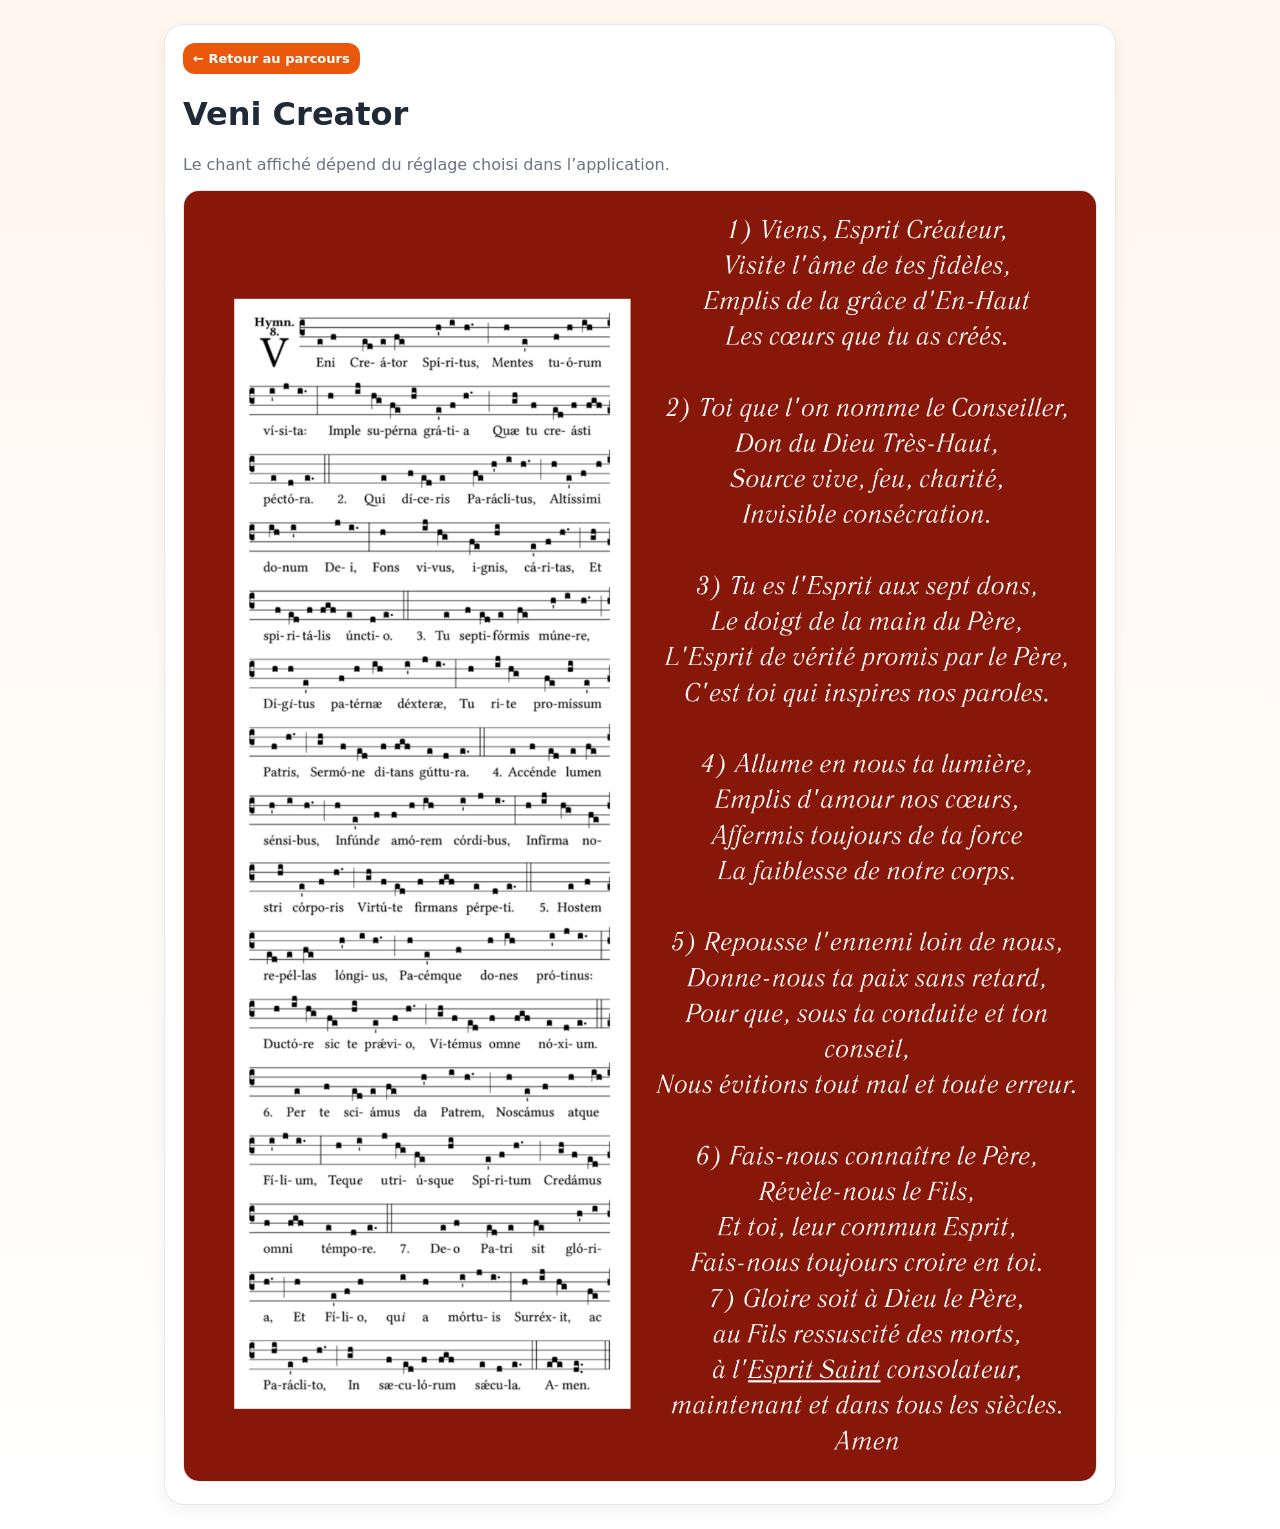
<file: chant.html>
<!DOCTYPE html><html lang="fr"><head><meta charset="UTF-8" /><meta name="viewport" content="width=device-width, initial-scale=1.0" /><title>Chant d'invocation</title><link rel="stylesheet" href="style.css" /></head><body><main class="chant-page"><div class="chant-card"><div class="nav"><a id="backToParcours" class="inline-link" href="index.html">← Retour au parcours</a></div><h1 id="chantTitle">Chant</h1><p class="muted">Le chant affiché dépend du réglage choisi dans l’application.</p><img id="chantImage" class="chant-image" src="" alt="Chant d'invocation" /></div></main><script src="spiritusContent.js"></script>
<script>
(function(){
  const STORAGE_KEY = "spiritus-static-v5";
  const INVOCATION_KEY = "spiritus-default-invocation";
  const INVOCATIONS = ["Veni Creator","Viens Esprit de sainteté","Esprit de Lumière"];
  const params = new URLSearchParams(window.location.search);
  let chant = params.get("chant");
  try{
    if(!chant){
      const raw = localStorage.getItem(STORAGE_KEY);
      if(raw){
        const parsed = JSON.parse(raw);
        const stateChant = parsed && parsed.settings ? parsed.settings.defaultInvocation : null;
        if(stateChant && INVOCATIONS.includes(stateChant)) chant = stateChant;
      }
    }
    if(!chant || !INVOCATIONS.includes(chant)) chant = "Veni Creator";
    localStorage.setItem(INVOCATION_KEY, chant);
    const raw = localStorage.getItem(STORAGE_KEY);
    const parsed = raw ? JSON.parse(raw) : {};
    parsed.settings = parsed.settings || {};
    parsed.settings.defaultInvocation = chant;
    localStorage.setItem(STORAGE_KEY, JSON.stringify(parsed));
  }catch(e){
    if(!chant || !INVOCATIONS.includes(chant)) chant = "Veni Creator";
  }
  const data = window.SPIRITUS_CHANTS[chant] || window.SPIRITUS_CHANTS["Veni Creator"];
  document.getElementById("chantTitle").textContent = data.title;
  document.getElementById("chantImage").src = data.file;
  document.getElementById("chantImage").alt = data.title;
  const back = document.getElementById("backToParcours");
  if(back){
    back.addEventListener("click", function(e){
      e.preventDefault();
      if(window.history.length > 1){
        window.history.back();
      }else{
        window.location.href = "index.html";
      }
    });
  }
})();
</script></body></html>
</file>
<file: style.css>
:root{--ink:#1f2937;--muted:#6b7280;--line:#e5e7eb;--brand:#8a2f0a;--brand-2:#ea580c;--soft:#ffedd5;--ok:#166534;--ok-bg:#dcfce7;--warn:#92400e;--warn-bg:#fef3c7}
*{box-sizing:border-box}html{scroll-behavior:smooth}
body{margin:0;font-family:Inter,ui-sans-serif,system-ui,-apple-system,BlinkMacSystemFont,"Segoe UI",sans-serif;color:var(--ink);background:linear-gradient(180deg,#fff7ed 0%,#ffffff 100%)}
.hero{background:linear-gradient(135deg,#7c2d12 0%,#c2410c 55%,#f59e0b 100%);color:#fff;padding:28px 20px}
.hero-inner,.page{max-width:1160px;margin:0 auto}.hero-inner{display:grid;grid-template-columns:1.1fr .9fr;gap:24px;align-items:center}
.hero-copy h1{margin:12px 0 10px;font-size:clamp(30px,5vw,48px);line-height:1.05}.hero-copy p{margin:0;max-width:760px;opacity:.95}
.hero-image{width:100%;max-height:320px;object-fit:cover;border-radius:26px;border:1px solid rgba(255,255,255,.2);box-shadow:0 10px 25px rgba(0,0,0,.18);background:rgba(255,255,255,.1)}
.hero-actions{margin-top:14px}.page{padding:20px}.layout{display:grid;grid-template-columns:1.3fr .7fr;gap:20px}
@media (max-width:980px){.hero-inner{grid-template-columns:1fr}.layout{grid-template-columns:1fr}.hero-image{max-height:none}}
.card{background:#fff;border:1px solid var(--line);border-radius:20px;box-shadow:0 6px 18px rgba(15,23,42,.05);padding:18px;margin-bottom:18px}
h2{margin:0;font-size:30px}.stats{display:grid;gap:14px}.stat strong{display:block;font-size:28px;margin-top:8px}.label{font-size:13px;color:var(--muted)}
.topbar{display:flex;gap:10px;flex-wrap:wrap;align-items:center;justify-content:space-between}.nav{display:flex;gap:10px;flex-wrap:wrap}
button,.inline-link{border:none;background:var(--brand-2);color:#fff;padding:10px 14px;border-radius:12px;cursor:pointer;font-weight:600;text-decoration:none;display:inline-block}
button.secondary{background:#fff;color:var(--brand-2);border:1px solid #fdba74}button.ghost{background:#fff7ed;color:var(--brand);border:1px solid #fed7aa}button.small,.inline-link{padding:8px 10px;font-size:13px}button.full{width:100%}
.badges{display:flex;flex-wrap:wrap;gap:6px}.badge{display:inline-block;padding:6px 10px;border-radius:999px;border:1px solid var(--line);background:#fff;font-size:12px}
.hero-badge{background:rgba(255,255,255,.15);border-color:rgba(255,255,255,.25);color:#fff}.badge.warn{background:var(--warn-bg);color:var(--warn);border-color:#fcd34d}.badge.ok{background:var(--ok-bg);color:var(--ok);border-color:#86efac}
.task{border:1px solid var(--line);border-radius:16px;padding:14px;margin-top:12px;background:#fff}.taskhead{display:flex;gap:14px;align-items:flex-start;justify-content:space-between}
.task-title{font-weight:700}.task p{margin:8px 0 0;color:var(--muted)}.task-actions{margin-top:10px}.grow{flex:1;min-width:0}
.scripture{background:var(--soft);border:1px solid #fed7aa}.reading-excerpt{margin-top:10px}
.scripture-full{white-space:normal;background:#fff;border:1px solid var(--line);border-radius:14px;padding:14px;margin-top:12px;line-height:1.7}
.hidden{display:none!important}
textarea,select,input:not([type="checkbox"]){width:100%;border:1px solid var(--line);border-radius:12px;padding:10px 12px;font:inherit;background:#fff}
input[type="checkbox"]{width:18px;height:18px;min-width:18px;min-height:18px;margin:0}
.two{display:grid;grid-template-columns:1fr 1fr;gap:14px;margin-top:12px}@media (max-width:700px){.two{grid-template-columns:1fr}}
.week-grid{display:grid;grid-template-columns:repeat(7,1fr);gap:8px}.daychip{border:1px solid var(--line);border-radius:14px;background:#fff;padding:10px 8px;text-align:center;cursor:pointer}.daychip.active{background:#fff7ed;border-color:#fb923c}
.muted{color:var(--muted)}.top-space{margin-top:12px}.fruits-wrap{margin-top:14px}
.fruits-grid{display:grid;grid-template-columns:repeat(auto-fit,minmax(180px,1fr));gap:8px;margin-top:8px;align-items:stretch}.fruit-item{border:1px solid #fed7aa;border-radius:12px;background:#fff;padding:10px;display:flex;gap:8px;align-items:center;width:100%;min-width:0;justify-content:flex-start}.fruit-item.active{background:#fff7ed}.fruit-item span{min-width:0;overflow-wrap:anywhere;word-break:break-word}
.checkline{display:flex;gap:8px;align-items:center;white-space:nowrap}.fixed-check input[type="checkbox"]{width:18px;height:18px;min-width:18px;min-height:18px;flex:0 0 18px;margin:0}
.setting-note{color:var(--muted);font-size:14px;background:#f9fafb;border:1px solid var(--line);border-radius:12px;padding:10px 12px}
.settings-summary{cursor:pointer;font-weight:700;list-style:none}.settings-summary::-webkit-details-marker{display:none}.settings-summary::after{content:"▾";float:right;color:var(--muted)}.settings-details[open] .settings-summary::after{content:"▴"}
.gift-quote-box{margin-top:12px;padding-top:8px}.gift-quote{font-style:italic;line-height:1.55;color:#7c2d12}.gift-ref{display:block;margin-top:6px;color:var(--muted);font-size:13px}
.chant-page{max-width:1000px;margin:0 auto;padding:24px}.chant-card{background:#fff;border:1px solid var(--line);border-radius:20px;padding:18px;box-shadow:0 6px 18px rgba(15,23,42,.05)}.chant-image{width:100%;border-radius:16px;border:1px solid var(--line)}
@media (max-width:640px){.fruits-grid{grid-template-columns:1fr}}
</file>
